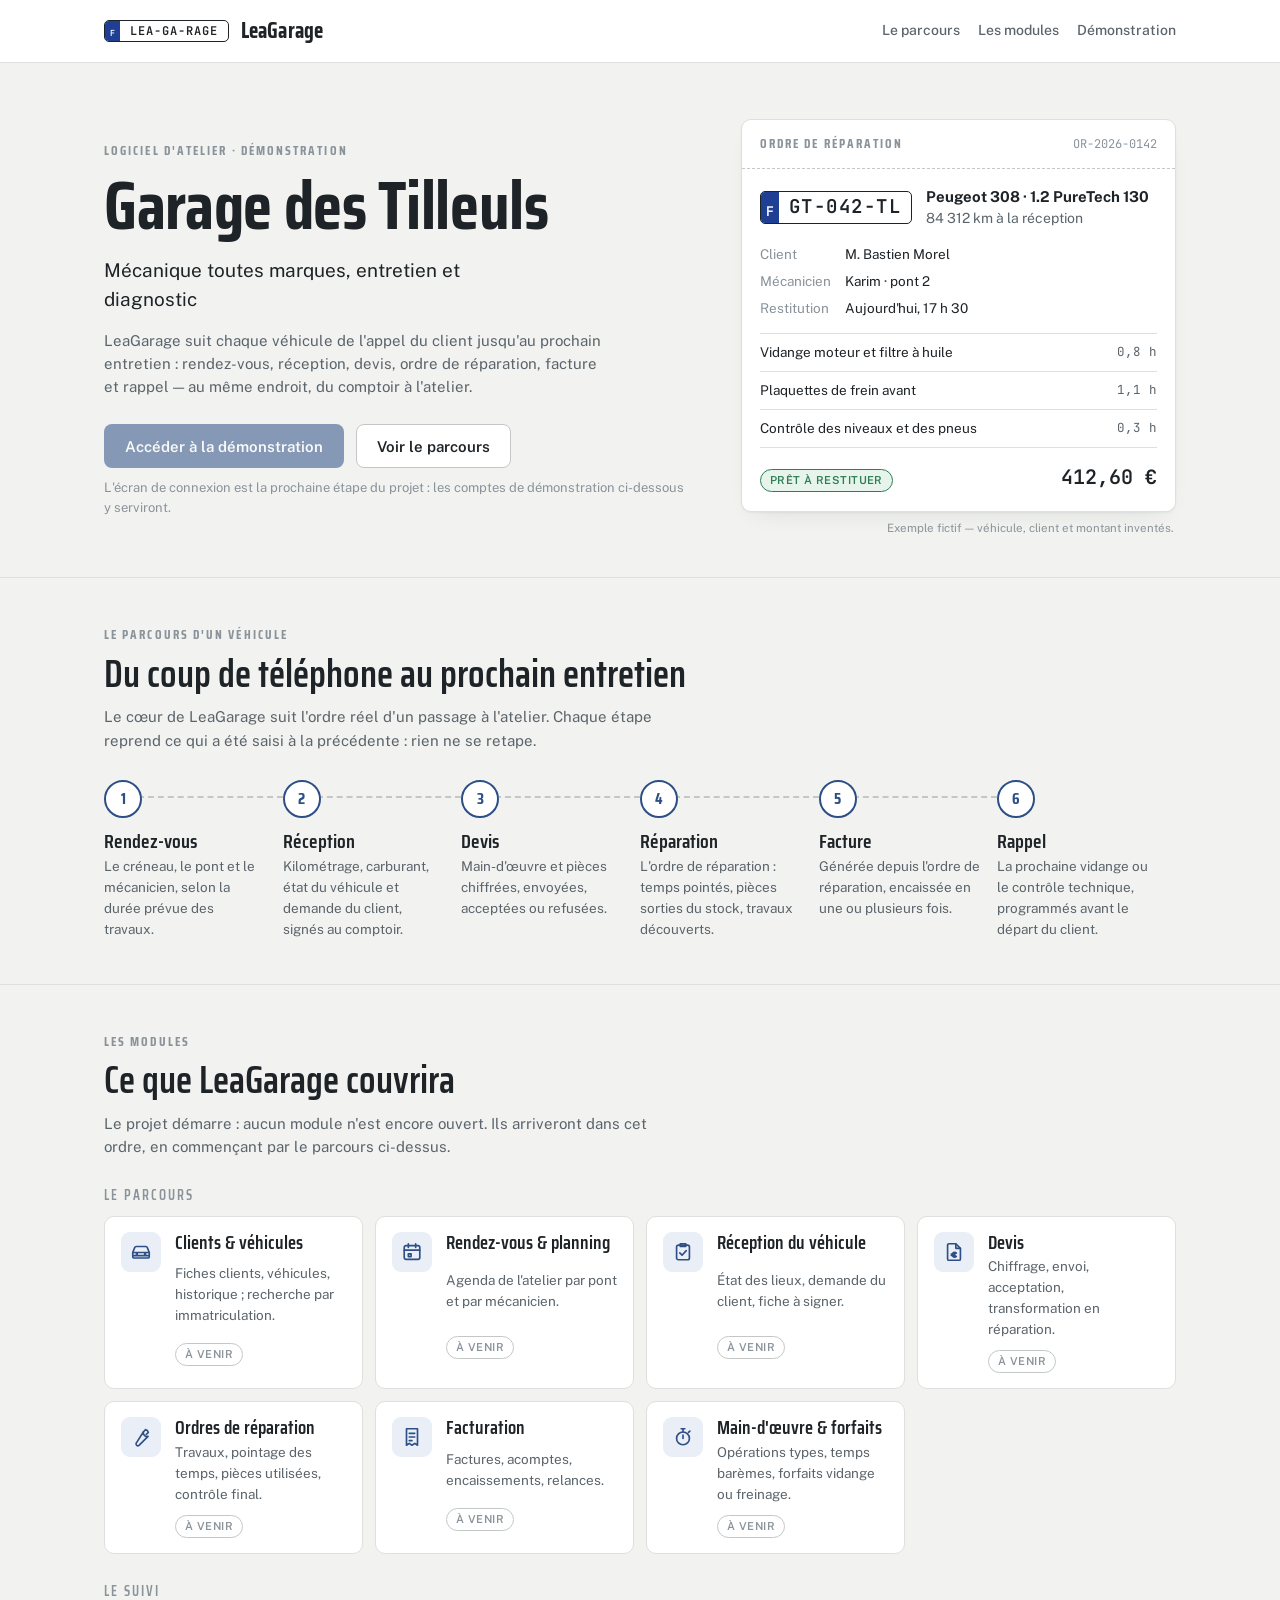
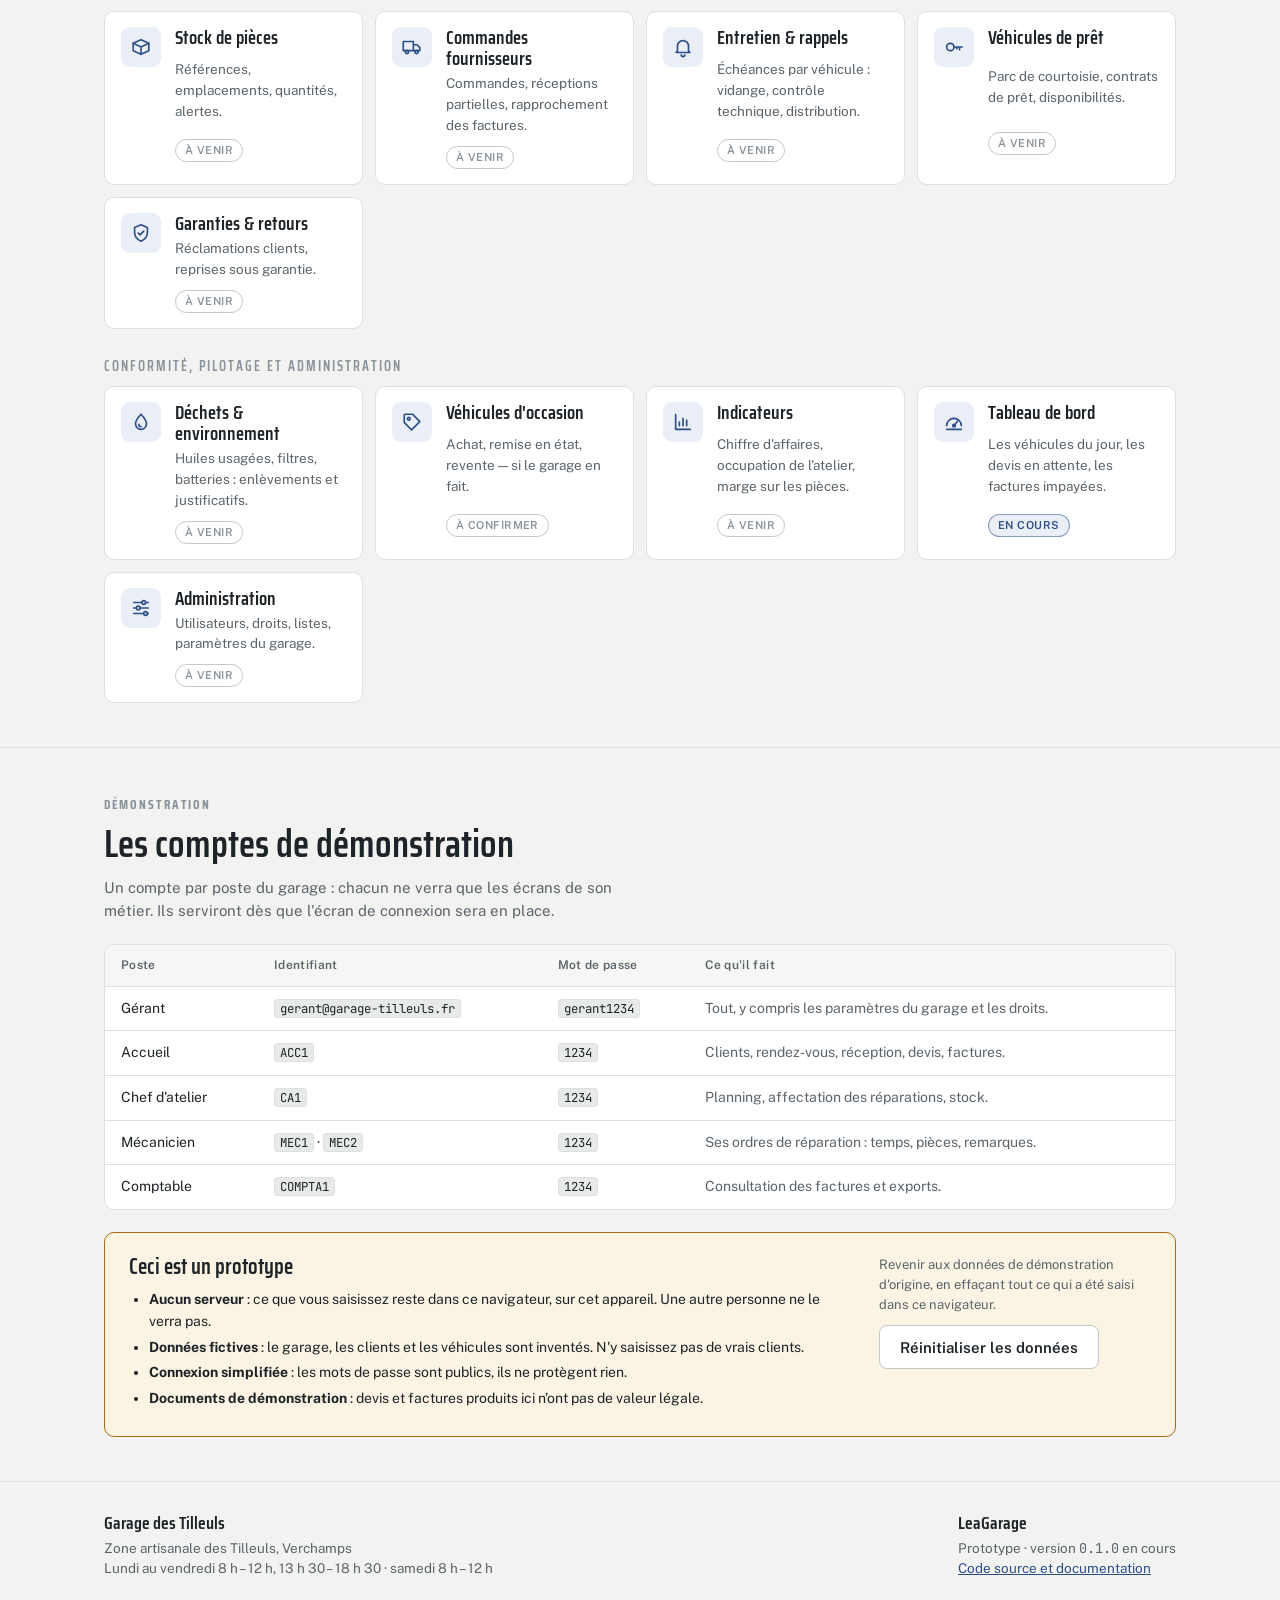
<file: index.html>
<!doctype html>
<html lang="fr">
<head>
<meta charset="utf-8">
<meta name="viewport" content="width=device-width, initial-scale=1">
<title>LeaGarage — Garage des Tilleuls</title>
<meta name="description" content="LeaGarage, logiciel de gestion d'atelier pour garage indépendant — démonstration.">
<link rel="preconnect" href="https://fonts.googleapis.com">
<link rel="preconnect" href="https://fonts.gstatic.com" crossorigin>
<link rel="stylesheet" href="https://fonts.googleapis.com/css2?family=Saira+Condensed:wght@600;700&family=Public+Sans:wght@400;500;600&family=JetBrains+Mono:wght@400;600&display=swap">
<link rel="stylesheet" href="assets/lea.css">
<style>
  /* ---------- barre du haut ---------- */
  .barre{ border-bottom:1px solid var(--line); background:var(--surface); }
  .barre .conteneur{ display:flex; align-items:center; gap:14px; min-height:62px; }
  .marque{ display:flex; align-items:center; gap:12px; text-decoration:none; color:var(--text); }
  .marque .plaque{ font-size:12px; }
  .marque b{ font-family:var(--f-titre); font-size:22px; font-weight:700; letter-spacing:.01em; }
  .barre nav{ margin-left:auto; display:flex; gap:18px; align-items:center; }
  .barre nav a{ color:var(--muted); text-decoration:none; font-size:14px; font-weight:500; }
  .barre nav a:hover{ color:var(--accent); }
  @media (max-width:720px){ .barre nav .ancre{ display:none; } }

  /* ---------- en-tête ---------- */
  .tete{ padding-block:56px 40px; display:grid; grid-template-columns:minmax(0,1.15fr) minmax(0,.85fr); gap:48px; align-items:center; }
  @media (max-width:900px){ .tete{ grid-template-columns:1fr; gap:32px; padding-block:36px 28px; } }
  .tete h1{ font-size:clamp(40px, 6.2vw, 68px); font-weight:700; line-height:.98; margin:12px 0 0; letter-spacing:-.005em; }
  .tete .accroche{ font-size:19px; color:var(--text); margin:16px 0 0; max-width:34ch; }
  .tete .explication{ color:var(--muted); margin:14px 0 0; max-width:56ch; }
  .actions{ display:flex; flex-wrap:wrap; gap:12px; margin:26px 0 0; align-items:center; }
  .note-cta{ font-size:13px; color:var(--faint); margin:10px 0 0; }

  /* fiche d'atelier d'exemple */
  .fiche{ background:var(--surface); border:1px solid var(--line); border-radius:var(--rayon); box-shadow:var(--shadow); overflow:hidden; }
  .fiche-haut{ display:flex; align-items:center; justify-content:space-between; gap:10px; padding:14px 18px; border-bottom:1px dashed var(--line-strong); }
  .fiche-haut .mono{ font-size:12px; color:var(--faint); }
  .fiche-corps{ padding:16px 18px 18px; display:grid; gap:14px; }
  .fiche .plaque{ font-size:19px; }
  .fiche .vehicule{ display:flex; align-items:center; gap:14px; flex-wrap:wrap; }
  .fiche .vehicule div{ font-size:14px; color:var(--muted); }
  .fiche .vehicule strong{ display:block; color:var(--text); font-size:15px; }
  .fiche dl{ display:grid; grid-template-columns:auto 1fr; gap:6px 14px; margin:0; font-size:13.5px; }
  .fiche dt{ color:var(--faint); }
  .fiche dd{ margin:0; }
  .fiche ul{ list-style:none; margin:0; padding:0; border-top:1px solid var(--line); }
  .fiche li{ display:flex; justify-content:space-between; gap:12px; padding:8px 0; border-bottom:1px solid var(--line); font-size:13.5px; }
  .fiche li .mono{ color:var(--muted); font-size:12.5px; white-space:nowrap; }
  .fiche-bas{ display:flex; justify-content:space-between; align-items:baseline; gap:10px; }
  .fiche-bas .mono{ font-size:20px; font-weight:600; }
  .exemple{ font-size:11.5px; color:var(--faint); text-align:right; margin:8px 2px 0; }

  /* ---------- sections ---------- */
  section.bloc{ padding-block:44px; border-top:1px solid var(--line); }
  section.bloc > .conteneur > h2{ font-size:clamp(28px, 3.6vw, 38px); margin:8px 0 0; }
  section.bloc > .conteneur > .intro{ color:var(--muted); max-width:62ch; margin:10px 0 0; }

  /* parcours : une vraie séquence, d'où la numérotation */
  .parcours{ list-style:none; margin:28px 0 0; padding:0; display:grid; grid-template-columns:repeat(6, minmax(0,1fr)); gap:0; counter-reset:etape; }
  @media (max-width:960px){ .parcours{ grid-template-columns:repeat(3, minmax(0,1fr)); row-gap:22px; } }
  @media (max-width:520px){ .parcours{ grid-template-columns:1fr; row-gap:0; } }
  .parcours li{ counter-increment:etape; position:relative; padding:0 16px 0 0; }
  .parcours li::before{ content:counter(etape); display:flex; align-items:center; justify-content:center; width:34px; height:34px; border-radius:50%; background:var(--surface); border:2px solid var(--accent); color:var(--accent); font:700 16px var(--f-titre); position:relative; z-index:1; }
  .parcours li::after{ content:""; position:absolute; top:16px; left:34px; right:0; border-top:2px dashed var(--line-strong); }
  .parcours li:last-child::after{ display:none; }
  .parcours h3{ font-size:20px; margin:12px 0 0; }
  .parcours p{ color:var(--muted); font-size:13.5px; margin:4px 0 0; }
  @media (max-width:520px){
    .parcours li{ padding:0 0 18px 50px; min-height:52px; }
    .parcours li::before{ position:absolute; left:0; top:0; }
    .parcours li::after{ top:34px; bottom:0; left:16px; right:auto; border-top:none; border-left:2px dashed var(--line-strong); }
    .parcours h3{ margin:4px 0 0; }
  }

  /* modules */
  .famille{ margin:30px 0 0; }
  .famille h3{ font-size:14px; font-weight:600; letter-spacing:.14em; text-transform:uppercase; color:var(--faint); }
  .grille{ display:grid; grid-template-columns:repeat(auto-fill, minmax(250px, 1fr)); gap:12px; margin:12px 0 0; }
  .module{ display:grid; grid-template-columns:40px 1fr; gap:4px 14px; align-items:start; background:var(--surface); border:1px solid var(--line); border-radius:var(--rayon); padding:15px 16px; }
  .module .ico{ grid-row:span 3; width:40px; height:40px; border-radius:9px; background:var(--accent-soft); color:var(--accent); display:flex; align-items:center; justify-content:center; }
  .module .ico svg{ width:22px; height:22px; }
  .module h4{ font-size:19px; }
  .module p{ color:var(--muted); font-size:13.5px; }
  .module .pastille{ justify-self:start; margin-top:6px; }

  /* comptes */
  .tableau{ overflow-x:auto; margin:22px 0 0; border:1px solid var(--line); border-radius:var(--rayon); background:var(--surface); }
  table{ border-collapse:collapse; width:100%; font-size:14px; }
  th, td{ text-align:left; padding:11px 16px; border-bottom:1px solid var(--line); white-space:nowrap; }
  thead th{ background:var(--inset); font-size:12px; font-weight:600; color:var(--muted); letter-spacing:.03em; }
  tbody tr:last-child td{ border-bottom:none; }
  td.role{ white-space:normal; color:var(--muted); min-width:220px; }

  /* prototype */
  .prototype{ display:grid; grid-template-columns:minmax(0,1fr) auto; gap:24px; align-items:start; background:var(--voyant-soft); border:1px solid var(--voyant); border-radius:var(--rayon); padding:22px 24px; margin:22px 0 0; }
  @media (max-width:760px){ .prototype{ grid-template-columns:1fr; padding:18px; } }
  .prototype h3{ font-size:22px; }
  .prototype ul{ margin:10px 0 0; padding-left:20px; color:var(--text); font-size:14px; }
  .prototype li{ margin:4px 0; }
  .reinit{ display:grid; gap:10px; justify-items:start; min-width:240px; }
  .reinit p{ font-size:13px; color:var(--muted); max-width:34ch; }
  .reinit .confirmer{ display:flex; flex-wrap:wrap; gap:8px; }
  .reinit .resultat{ font-size:13px; font-weight:600; color:var(--ok); }

  /* pied de page */
  .pied{ border-top:1px solid var(--line); padding-block:28px 40px; color:var(--muted); font-size:13.5px; }
  .pied .conteneur{ display:flex; flex-wrap:wrap; gap:14px 40px; justify-content:space-between; }
  .pied strong{ color:var(--text); font-family:var(--f-titre); font-size:18px; font-weight:600; display:block; }
</style>
</head>
<body>

<!-- Icônes : sprite SVG local, trait 1.8, 24×24. Une icône par module de la roadmap. -->
<svg width="0" height="0" style="position:absolute" aria-hidden="true">
  <defs>
    <symbol id="i-socle" viewBox="0 0 24 24" fill="none" stroke="currentColor" stroke-width="1.8" stroke-linecap="round" stroke-linejoin="round"><path d="M4 16a8 8 0 1 1 16 0"/><path d="M12 16l4-5"/><circle cx="12" cy="16" r="1.4"/><path d="M4 20h16"/></symbol>
    <symbol id="i-vehicule" viewBox="0 0 24 24" fill="none" stroke="currentColor" stroke-width="1.8" stroke-linecap="round" stroke-linejoin="round"><path d="M3 16v-3.5l2-5A2 2 0 0 1 6.9 6h10.2a2 2 0 0 1 1.9 1.5l2 5V16"/><path d="M3 12.5h18"/><rect x="3" y="16" width="18" height="2.5" rx="1"/><circle cx="7.5" cy="14.3" r=".6"/><circle cx="16.5" cy="14.3" r=".6"/></symbol>
    <symbol id="i-agenda" viewBox="0 0 24 24" fill="none" stroke="currentColor" stroke-width="1.8" stroke-linecap="round" stroke-linejoin="round"><rect x="3.5" y="5" width="17" height="15" rx="2"/><path d="M3.5 10h17M8 3v4M16 3v4"/><path d="M8 14h3v3H8z"/></symbol>
    <symbol id="i-reception" viewBox="0 0 24 24" fill="none" stroke="currentColor" stroke-width="1.8" stroke-linecap="round" stroke-linejoin="round"><rect x="5" y="4.5" width="14" height="16" rx="2"/><path d="M9 3h6v3H9z"/><path d="M8.5 13l2.5 2.5 4.5-5"/></symbol>
    <symbol id="i-devis" viewBox="0 0 24 24" fill="none" stroke="currentColor" stroke-width="1.8" stroke-linecap="round" stroke-linejoin="round"><path d="M14 3H6.5A1.5 1.5 0 0 0 5 4.5v15A1.5 1.5 0 0 0 6.5 21h11a1.5 1.5 0 0 0 1.5-1.5V8z"/><path d="M14 3v5h5"/><path d="M14.5 13.2a2.6 2.6 0 1 0 0 3.6M9 14.2h4.2M9 15.8h4.2"/></symbol>
    <symbol id="i-cle" viewBox="0 0 24 24" fill="none" stroke="currentColor" stroke-width="1.8" stroke-linecap="round" stroke-linejoin="round"><path d="M14.7 6.3a4 4 0 0 0 5 5l-9.9 9.9a2 2 0 0 1-2.8-2.8z"/><path d="M14.7 6.3l2.3-2.3a4 4 0 0 1 3 3l-2.3 2.3"/></symbol>
    <symbol id="i-facture" viewBox="0 0 24 24" fill="none" stroke="currentColor" stroke-width="1.8" stroke-linecap="round" stroke-linejoin="round"><path d="M6 3h12v18l-3-2-3 2-3-2-3 2z"/><path d="M9 8h6M9 12h6M9 16h3"/></symbol>
    <symbol id="i-chrono" viewBox="0 0 24 24" fill="none" stroke="currentColor" stroke-width="1.8" stroke-linecap="round" stroke-linejoin="round"><circle cx="12" cy="13.5" r="7"/><path d="M12 13.5V10M10 3h4M12 3v3.5M18 7l1.5-1.5"/></symbol>
    <symbol id="i-stock" viewBox="0 0 24 24" fill="none" stroke="currentColor" stroke-width="1.8" stroke-linecap="round" stroke-linejoin="round"><path d="M3.5 8L12 4l8.5 4v8L12 20l-8.5-4z"/><path d="M3.5 8L12 12l8.5-4M12 12v8"/></symbol>
    <symbol id="i-camion" viewBox="0 0 24 24" fill="none" stroke="currentColor" stroke-width="1.8" stroke-linecap="round" stroke-linejoin="round"><path d="M2.5 6h11v10h-11zM13.5 9.5h4l3 3.2V16h-7"/><circle cx="6.5" cy="17.5" r="1.8"/><circle cx="17" cy="17.5" r="1.8"/></symbol>
    <symbol id="i-cloche" viewBox="0 0 24 24" fill="none" stroke="currentColor" stroke-width="1.8" stroke-linecap="round" stroke-linejoin="round"><path d="M6 16V11a6 6 0 0 1 12 0v5l1.5 2h-15z"/><path d="M10 20.5a2 2 0 0 0 4 0"/></symbol>
    <symbol id="i-pret" viewBox="0 0 24 24" fill="none" stroke="currentColor" stroke-width="1.8" stroke-linecap="round" stroke-linejoin="round"><circle cx="8" cy="12" r="4"/><path d="M12 12h9M18 12v3M15 12v2"/></symbol>
    <symbol id="i-bouclier" viewBox="0 0 24 24" fill="none" stroke="currentColor" stroke-width="1.8" stroke-linecap="round" stroke-linejoin="round"><path d="M12 3l7 3v5.5c0 4.3-3 7.7-7 9.5-4-1.8-7-5.2-7-9.5V6z"/><path d="M9 12l2 2 4-4"/></symbol>
    <symbol id="i-goutte" viewBox="0 0 24 24" fill="none" stroke="currentColor" stroke-width="1.8" stroke-linecap="round" stroke-linejoin="round"><path d="M12 3.5s6 6.4 6 10.5a6 6 0 0 1-12 0c0-4.1 6-10.5 6-10.5z"/><path d="M9.5 14.5a2.5 2.5 0 0 0 2.5 2.5"/></symbol>
    <symbol id="i-etiquette" viewBox="0 0 24 24" fill="none" stroke="currentColor" stroke-width="1.8" stroke-linecap="round" stroke-linejoin="round"><path d="M3.5 12.5V4.5a1 1 0 0 1 1-1h8l8 8-9 9z"/><circle cx="8.5" cy="8.5" r="1.5"/></symbol>
    <symbol id="i-graph" viewBox="0 0 24 24" fill="none" stroke="currentColor" stroke-width="1.8" stroke-linecap="round" stroke-linejoin="round"><path d="M4 20V4M4 20h16"/><path d="M8 16v-4M12 16V8M16 16v-6"/></symbol>
    <symbol id="i-reglages" viewBox="0 0 24 24" fill="none" stroke="currentColor" stroke-width="1.8" stroke-linecap="round" stroke-linejoin="round"><path d="M4 6h9M17 6h3M4 12h3M11 12h9M4 18h11M19 18h1"/><circle cx="15" cy="6" r="2"/><circle cx="9" cy="12" r="2"/><circle cx="17" cy="18" r="2"/></symbol>
  </defs>
</svg>

<header class="barre">
  <div class="conteneur">
    <a class="marque" href="./" aria-label="LeaGarage — accueil">
      <span class="plaque" aria-hidden="true"><span class="ue">F</span><span class="txt">LEA-GA-RAGE</span></span>
      <b>LeaGarage</b>
    </a>
    <nav aria-label="Navigation principale">
      <a class="ancre" href="#parcours">Le parcours</a>
      <a class="ancre" href="#modules">Les modules</a>
      <a class="ancre" href="#demonstration">Démonstration</a>
    </nav>
  </div>
</header>

<main>
  <div class="conteneur tete">
    <div>
      <span class="surtitre">Logiciel d'atelier · démonstration</span>
      <h1 data-param="nom">Garage des Tilleuls</h1>
      <p class="accroche" data-param="accroche">Mécanique toutes marques, entretien et diagnostic</p>
      <p class="explication">LeaGarage suit chaque véhicule de l'appel du client jusqu'au prochain entretien : rendez-vous, réception, devis, ordre de réparation, facture et rappel — au même endroit, du comptoir à l'atelier.</p>
      <div class="actions">
        <!-- À relier à login.html quand l'écran de connexion existera (v0.1.0). -->
        <a class="btn btn-principal" role="link" aria-disabled="true" id="btnDemo">Accéder à la démonstration</a>
        <a class="btn btn-secondaire" href="#parcours">Voir le parcours</a>
      </div>
      <p class="note-cta" id="noteDemo" tabindex="-1">L'écran de connexion est la prochaine étape du projet : les comptes de démonstration ci-dessous y serviront.</p>
    </div>

    <div>
      <article class="fiche" aria-label="Exemple d'ordre de réparation">
        <div class="fiche-haut">
          <span class="surtitre">Ordre de réparation</span>
          <span class="mono">OR-2026-0142</span>
        </div>
        <div class="fiche-corps">
          <div class="vehicule">
            <span class="plaque"><span class="ue">F</span><span class="txt">GT-042-TL</span></span>
            <div><strong>Peugeot 308 · 1.2 PureTech 130</strong>84 312 km à la réception</div>
          </div>
          <dl>
            <dt>Client</dt><dd>M. Bastien Morel</dd>
            <dt>Mécanicien</dt><dd>Karim · pont 2</dd>
            <dt>Restitution</dt><dd>Aujourd'hui, 17 h 30</dd>
          </dl>
          <ul>
            <li><span>Vidange moteur et filtre à huile</span><span class="mono">0,8 h</span></li>
            <li><span>Plaquettes de frein avant</span><span class="mono">1,1 h</span></li>
            <li><span>Contrôle des niveaux et des pneus</span><span class="mono">0,3 h</span></li>
          </ul>
          <div class="fiche-bas">
            <span class="pastille ok">Prêt à restituer</span>
            <span class="mono">412,60 €</span>
          </div>
        </div>
      </article>
      <p class="exemple">Exemple fictif — véhicule, client et montant inventés.</p>
    </div>
  </div>

  <section class="bloc" id="parcours" aria-labelledby="t-parcours">
    <div class="conteneur">
      <span class="surtitre">Le parcours d'un véhicule</span>
      <h2 id="t-parcours">Du coup de téléphone au prochain entretien</h2>
      <p class="intro">Le cœur de LeaGarage suit l'ordre réel d'un passage à l'atelier. Chaque étape reprend ce qui a été saisi à la précédente : rien ne se retape.</p>
      <ol class="parcours">
        <li><h3>Rendez-vous</h3><p>Le créneau, le pont et le mécanicien, selon la durée prévue des travaux.</p></li>
        <li><h3>Réception</h3><p>Kilométrage, carburant, état du véhicule et demande du client, signés au comptoir.</p></li>
        <li><h3>Devis</h3><p>Main-d'œuvre et pièces chiffrées, envoyées, acceptées ou refusées.</p></li>
        <li><h3>Réparation</h3><p>L'ordre de réparation : temps pointés, pièces sorties du stock, travaux découverts.</p></li>
        <li><h3>Facture</h3><p>Générée depuis l'ordre de réparation, encaissée en une ou plusieurs fois.</p></li>
        <li><h3>Rappel</h3><p>La prochaine vidange ou le contrôle technique, programmés avant le départ du client.</p></li>
      </ol>
    </div>
  </section>

  <section class="bloc" id="modules" aria-labelledby="t-modules">
    <div class="conteneur">
      <span class="surtitre">Les modules</span>
      <h2 id="t-modules">Ce que LeaGarage couvrira</h2>
      <p class="intro">Le projet démarre : aucun module n'est encore ouvert. Ils arriveront dans cet ordre, en commençant par le parcours ci-dessus.</p>

      <div class="famille">
        <h3>Le parcours</h3>
        <div class="grille">
          <div class="module"><span class="ico"><svg aria-hidden="true"><use href="#i-vehicule"/></svg></span><h4>Clients &amp; véhicules</h4><p>Fiches clients, véhicules, historique ; recherche par immatriculation.</p><span class="pastille">À venir</span></div>
          <div class="module"><span class="ico"><svg aria-hidden="true"><use href="#i-agenda"/></svg></span><h4>Rendez-vous &amp; planning</h4><p>Agenda de l'atelier par pont et par mécanicien.</p><span class="pastille">À venir</span></div>
          <div class="module"><span class="ico"><svg aria-hidden="true"><use href="#i-reception"/></svg></span><h4>Réception du véhicule</h4><p>État des lieux, demande du client, fiche à signer.</p><span class="pastille">À venir</span></div>
          <div class="module"><span class="ico"><svg aria-hidden="true"><use href="#i-devis"/></svg></span><h4>Devis</h4><p>Chiffrage, envoi, acceptation, transformation en réparation.</p><span class="pastille">À venir</span></div>
          <div class="module"><span class="ico"><svg aria-hidden="true"><use href="#i-cle"/></svg></span><h4>Ordres de réparation</h4><p>Travaux, pointage des temps, pièces utilisées, contrôle final.</p><span class="pastille">À venir</span></div>
          <div class="module"><span class="ico"><svg aria-hidden="true"><use href="#i-facture"/></svg></span><h4>Facturation</h4><p>Factures, acomptes, encaissements, relances.</p><span class="pastille">À venir</span></div>
          <div class="module"><span class="ico"><svg aria-hidden="true"><use href="#i-chrono"/></svg></span><h4>Main-d'œuvre &amp; forfaits</h4><p>Opérations types, temps barèmes, forfaits vidange ou freinage.</p><span class="pastille">À venir</span></div>
        </div>
      </div>

      <div class="famille">
        <h3>Le suivi</h3>
        <div class="grille">
          <div class="module"><span class="ico"><svg aria-hidden="true"><use href="#i-stock"/></svg></span><h4>Stock de pièces</h4><p>Références, emplacements, quantités, alertes.</p><span class="pastille">À venir</span></div>
          <div class="module"><span class="ico"><svg aria-hidden="true"><use href="#i-camion"/></svg></span><h4>Commandes fournisseurs</h4><p>Commandes, réceptions partielles, rapprochement des factures.</p><span class="pastille">À venir</span></div>
          <div class="module"><span class="ico"><svg aria-hidden="true"><use href="#i-cloche"/></svg></span><h4>Entretien &amp; rappels</h4><p>Échéances par véhicule : vidange, contrôle technique, distribution.</p><span class="pastille">À venir</span></div>
          <div class="module"><span class="ico"><svg aria-hidden="true"><use href="#i-pret"/></svg></span><h4>Véhicules de prêt</h4><p>Parc de courtoisie, contrats de prêt, disponibilités.</p><span class="pastille">À venir</span></div>
          <div class="module"><span class="ico"><svg aria-hidden="true"><use href="#i-bouclier"/></svg></span><h4>Garanties &amp; retours</h4><p>Réclamations clients, reprises sous garantie.</p><span class="pastille">À venir</span></div>
        </div>
      </div>

      <div class="famille">
        <h3>Conformité, pilotage et administration</h3>
        <div class="grille">
          <div class="module"><span class="ico"><svg aria-hidden="true"><use href="#i-goutte"/></svg></span><h4>Déchets &amp; environnement</h4><p>Huiles usagées, filtres, batteries : enlèvements et justificatifs.</p><span class="pastille">À venir</span></div>
          <div class="module"><span class="ico"><svg aria-hidden="true"><use href="#i-etiquette"/></svg></span><h4>Véhicules d'occasion</h4><p>Achat, remise en état, revente — si le garage en fait.</p><span class="pastille">À confirmer</span></div>
          <div class="module"><span class="ico"><svg aria-hidden="true"><use href="#i-graph"/></svg></span><h4>Indicateurs</h4><p>Chiffre d'affaires, occupation de l'atelier, marge sur les pièces.</p><span class="pastille">À venir</span></div>
          <div class="module"><span class="ico"><svg aria-hidden="true"><use href="#i-socle"/></svg></span><h4>Tableau de bord</h4><p>Les véhicules du jour, les devis en attente, les factures impayées.</p><span class="pastille accent">En cours</span></div>
          <div class="module"><span class="ico"><svg aria-hidden="true"><use href="#i-reglages"/></svg></span><h4>Administration</h4><p>Utilisateurs, droits, listes, paramètres du garage.</p><span class="pastille">À venir</span></div>
        </div>
      </div>
    </div>
  </section>

  <section class="bloc" id="demonstration" aria-labelledby="t-demo">
    <div class="conteneur">
      <span class="surtitre">Démonstration</span>
      <h2 id="t-demo">Les comptes de démonstration</h2>
      <p class="intro">Un compte par poste du garage : chacun ne verra que les écrans de son métier. Ils serviront dès que l'écran de connexion sera en place.</p>
      <div class="tableau">
        <table>
          <thead><tr><th>Poste</th><th>Identifiant</th><th>Mot de passe</th><th>Ce qu'il fait</th></tr></thead>
          <tbody>
            <tr><td>Gérant</td><td><code>gerant@garage-tilleuls.fr</code></td><td><code>gerant1234</code></td><td class="role">Tout, y compris les paramètres du garage et les droits.</td></tr>
            <tr><td>Accueil</td><td><code>ACC1</code></td><td><code>1234</code></td><td class="role">Clients, rendez-vous, réception, devis, factures.</td></tr>
            <tr><td>Chef d'atelier</td><td><code>CA1</code></td><td><code>1234</code></td><td class="role">Planning, affectation des réparations, stock.</td></tr>
            <tr><td>Mécanicien</td><td><code>MEC1</code> · <code>MEC2</code></td><td><code>1234</code></td><td class="role">Ses ordres de réparation : temps, pièces, remarques.</td></tr>
            <tr><td>Comptable</td><td><code>COMPTA1</code></td><td><code>1234</code></td><td class="role">Consultation des factures et exports.</td></tr>
          </tbody>
        </table>
      </div>

      <div class="prototype" role="note" aria-labelledby="t-proto">
        <div>
          <h3 id="t-proto">Ceci est un prototype</h3>
          <ul>
            <li><b>Aucun serveur</b> : ce que vous saisissez reste dans ce navigateur, sur cet appareil. Une autre personne ne le verra pas.</li>
            <li><b>Données fictives</b> : le garage, les clients et les véhicules sont inventés. N'y saisissez pas de vrais clients.</li>
            <li><b>Connexion simplifiée</b> : les mots de passe sont publics, ils ne protègent rien.</li>
            <li><b>Documents de démonstration</b> : devis et factures produits ici n'ont pas de valeur légale.</li>
          </ul>
        </div>
        <div class="reinit">
          <p>Revenir aux données de démonstration d'origine, en effaçant tout ce qui a été saisi dans ce navigateur.</p>
          <button type="button" class="btn btn-secondaire" id="btnReinit">Réinitialiser les données</button>
          <div class="confirmer" id="confirmer" hidden>
            <button type="button" class="btn btn-danger" id="btnReinitOui">Oui, tout effacer</button>
            <button type="button" class="btn btn-secondaire" id="btnReinitNon">Annuler</button>
          </div>
          <p class="resultat" id="resultatReinit" role="status" hidden></p>
        </div>
      </div>
    </div>
  </section>
</main>

<footer class="pied">
  <div class="conteneur">
    <div>
      <strong data-param="nom">Garage des Tilleuls</strong>
      <span data-param="adresse">Zone artisanale des Tilleuls, Verchamps</span><br>
      <span data-param="horaires">Lundi au vendredi 8 h – 12 h, 13 h 30 – 18 h 30 · samedi 8 h – 12 h</span>
    </div>
    <div>
      <strong>LeaGarage</strong>
      Prototype · version <span class="mono">0.1.0</span> en cours<br>
      <a href="https://github.com/Layinolias/LeaGarage">Code source et documentation</a>
    </div>
  </div>
</footer>

<script src="assets/parametres.js"></script>
<script src="assets/reinitialiser.js"></script>
<script>
  // Nom, accroche, adresse et horaires viennent des paramètres du garage (textContent : pas d'échappement nécessaire).
  (function(){
    var p = window.LeaParametres.lire();
    document.querySelectorAll("[data-param]").forEach(function(el){
      var v = p[el.getAttribute("data-param")];
      if (typeof v === "string" && v.trim()) el.textContent = v;
    });
    document.title = "LeaGarage — " + p.nom;

    // Bouton de démonstration : inactif tant que l'écran de connexion n'existe pas.
    document.getElementById("btnDemo").addEventListener("click", function(e){
      if (this.getAttribute("aria-disabled") === "true"){ e.preventDefault(); document.getElementById("noteDemo").focus(); }
    });

    // Réinitialisation avec confirmation dans la page.
    var btn = document.getElementById("btnReinit"), conf = document.getElementById("confirmer"), res = document.getElementById("resultatReinit");
    btn.addEventListener("click", function(){ btn.hidden = true; conf.hidden = false; res.hidden = true; document.getElementById("btnReinitNon").focus(); });
    document.getElementById("btnReinitNon").addEventListener("click", function(){ conf.hidden = true; btn.hidden = false; btn.focus(); });
    document.getElementById("btnReinitOui").addEventListener("click", function(){
      window.LeaReinitialiser();
      conf.hidden = true; btn.hidden = false;
      res.textContent = "Données effacées : la démonstration repart de son état d'origine.";
      res.hidden = false;
      var p2 = window.LeaParametres.lire();
      document.querySelectorAll("[data-param]").forEach(function(el){ el.textContent = p2[el.getAttribute("data-param")]; });
      document.title = "LeaGarage — " + p2.nom;
    });
  })();
</script>
</body>
</html>
</file>
<file: assets/lea.css>
/* LeaGarage — feuille de style commune à toutes les pages.
   Identité « atelier » : graphite, bleu de travail (accent), ambre voyant (attention), vert (conforme).
   Titres Saira Condensed, texte Public Sans, données JetBrains Mono. Voir ETAT-DU-PROJET.md §9.
   Les couleurs ne se définissent QUE par jetons : jamais de couleur en dur dans une page. */

:root{
  --bg:#F2F3F1; --bg-2:#E8EAE7; --surface:#FFFFFF; --inset:#F6F7F5;
  --text:#1E2327; --muted:#5B646B; --faint:#8A939A;
  --line:#DDE0DD; --line-strong:#C3C8C6;
  --accent:#2D4F86; --accent-rgb:45,79,134; --accent-soft:#E9EEF7; --on-accent:#FFFFFF;
  --voyant:#A86A12; --voyant-rgb:168,106,18; --voyant-soft:#FBF3E3;
  --ok:#2F7D55; --ok-soft:#E7F4EC;
  --danger:#B23A2E; --danger-soft:#FBECEA;
  --plaque-ue:#1F3F95;
  --shadow:0 1px 2px rgba(30,35,39,.05), 0 10px 24px -14px rgba(30,35,39,.14);
  --f-titre:"Saira Condensed","Arial Narrow",sans-serif;
  --f-texte:"Public Sans",system-ui,-apple-system,"Segoe UI",sans-serif;
  --f-mono:"JetBrains Mono",ui-monospace,Consolas,monospace;
  --rayon:10px;
}
@media (prefers-color-scheme: dark){
  :root:not([data-theme="light"]){
    color-scheme:dark;
    --bg:#121518; --bg-2:#1A1E22; --surface:#1B2025; --inset:#161A1E;
    --text:#E7EAEC; --muted:#A2ABB2; --faint:#6F7880;
    --line:#2A3036; --line-strong:#3A424A;
    --accent:#8FAEE6; --accent-rgb:143,174,230; --accent-soft:#1D2740; --on-accent:#0F141B;
    --voyant:#E2A94E; --voyant-rgb:226,169,78; --voyant-soft:#2C2415;
    --ok:#7CC49C; --ok-soft:#15261C;
    --danger:#EE8A7E; --danger-soft:#2E1A18;
    --shadow:0 1px 2px rgba(0,0,0,.35), 0 12px 28px -16px rgba(0,0,0,.6);
  }
}
:root[data-theme="dark"]{
  color-scheme:dark;
  --bg:#121518; --bg-2:#1A1E22; --surface:#1B2025; --inset:#161A1E;
  --text:#E7EAEC; --muted:#A2ABB2; --faint:#6F7880;
  --line:#2A3036; --line-strong:#3A424A;
  --accent:#8FAEE6; --accent-rgb:143,174,230; --accent-soft:#1D2740; --on-accent:#0F141B;
  --voyant:#E2A94E; --voyant-rgb:226,169,78; --voyant-soft:#2C2415;
  --ok:#7CC49C; --ok-soft:#15261C;
  --danger:#EE8A7E; --danger-soft:#2E1A18;
  --shadow:0 1px 2px rgba(0,0,0,.35), 0 12px 28px -16px rgba(0,0,0,.6);
}

/* ---------- base ---------- */
*{ box-sizing:border-box; }
[hidden]{ display:none !important; } /* leçon VIGIE : un display explicite l'emportait sur hidden */
html{ -webkit-text-size-adjust:100%; }
body{ margin:0; background:var(--bg); color:var(--text); font-family:var(--f-texte); font-size:15px; line-height:1.55; -webkit-font-smoothing:antialiased; }
h1,h2,h3,h4{ font-family:var(--f-titre); font-weight:600; margin:0; line-height:1.1; text-wrap:balance; }
p{ margin:0; }
a{ color:var(--accent); }
img,svg{ max-width:100%; }
code,.mono{ font-family:var(--f-mono); font-variant-numeric:tabular-nums; }
code{ font-size:.88em; background:var(--bg-2); border:1px solid var(--line); border-radius:4px; padding:0 5px; }
:focus-visible{ outline:2px solid var(--accent); outline-offset:2px; }

.conteneur{ max-width:1120px; margin:0 auto; padding-inline:24px; }
@media (max-width:640px){ .conteneur{ padding-inline:16px; } }

/* ---------- plaque d'immatriculation (signature visuelle) ---------- */
.plaque{ display:inline-flex; align-items:stretch; border:1.5px solid var(--text); border-radius:5px; overflow:hidden; font-family:var(--f-mono); font-weight:600; letter-spacing:.08em; background:var(--surface); color:var(--text); line-height:1.4; }
.plaque .ue{ background:var(--plaque-ue); color:#fff; font-size:.7em; padding:2px 5px; display:flex; align-items:flex-end; letter-spacing:0; }
.plaque .txt{ padding:2px 10px; }

/* ---------- boutons ---------- */
.btn{ display:inline-flex; align-items:center; justify-content:center; gap:8px; min-height:44px; padding:10px 20px; border-radius:8px; border:1px solid transparent; font:600 15px var(--f-texte); text-decoration:none; cursor:pointer; transition:filter .15s ease, background .15s ease, border-color .15s ease; }
.btn-principal{ background:var(--accent); color:var(--on-accent); }
.btn-principal:hover{ filter:brightness(1.08); }
.btn-secondaire{ background:var(--surface); color:var(--text); border-color:var(--line-strong); }
.btn-secondaire:hover{ border-color:var(--accent); color:var(--accent); }
.btn-danger{ background:var(--danger); color:var(--on-accent); }
.btn-danger:hover{ filter:brightness(1.08); }
.btn[disabled], .btn[aria-disabled="true"]{ opacity:.55; cursor:not-allowed; filter:none; }

/* ---------- pastilles de statut ---------- */
.pastille{ display:inline-flex; align-items:center; gap:5px; font-size:11px; font-weight:600; letter-spacing:.04em; text-transform:uppercase; padding:2px 9px; border-radius:99px; border:1px solid var(--line-strong); color:var(--faint); white-space:nowrap; }
.pastille.ok{ color:var(--ok); border-color:var(--ok); background:var(--ok-soft); }
.pastille.voyant{ color:var(--voyant); border-color:var(--voyant); background:var(--voyant-soft); }
.pastille.accent{ color:var(--accent); border-color:rgba(var(--accent-rgb),.5); background:var(--accent-soft); }

/* ---------- libellés ---------- */
.surtitre{ font-family:var(--f-titre); font-weight:700; font-size:13px; letter-spacing:.16em; text-transform:uppercase; color:var(--faint); }

@media (prefers-reduced-motion:reduce){ *{ transition:none !important; animation:none !important; } }
</file>
